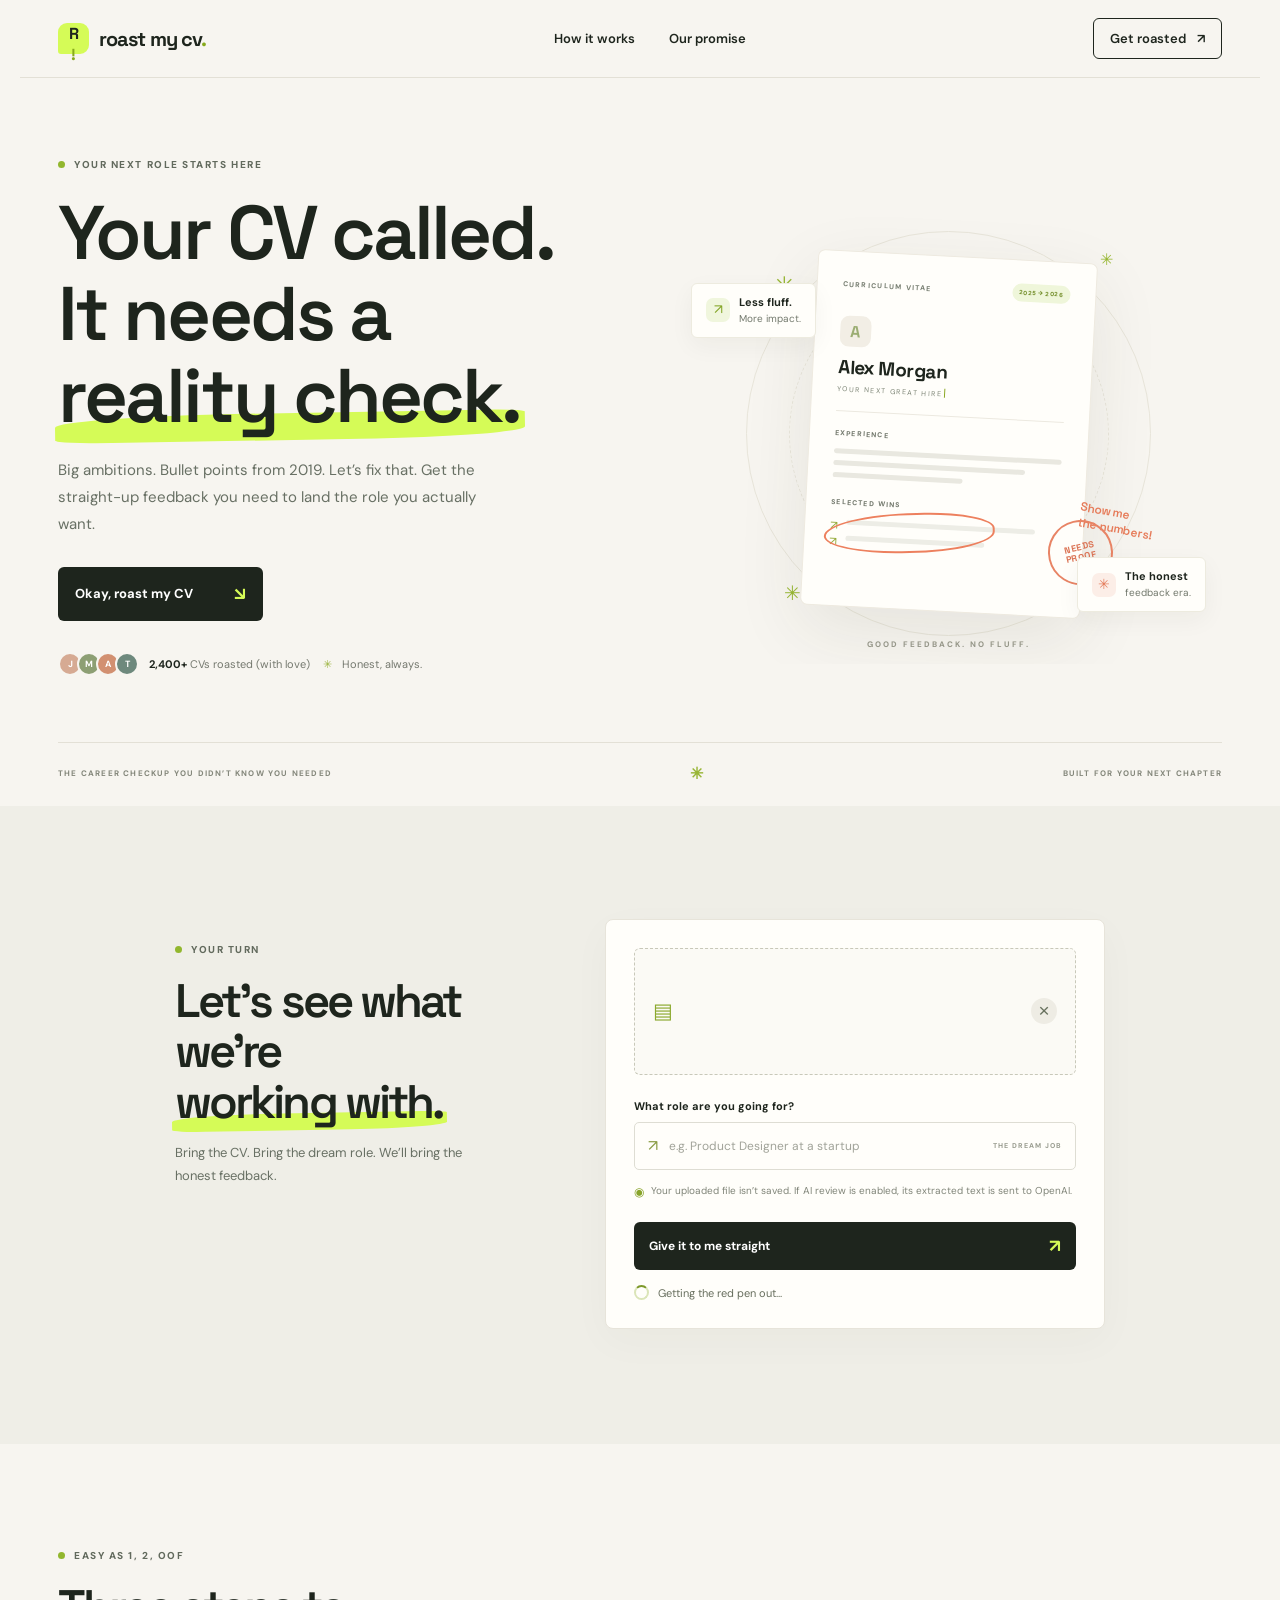
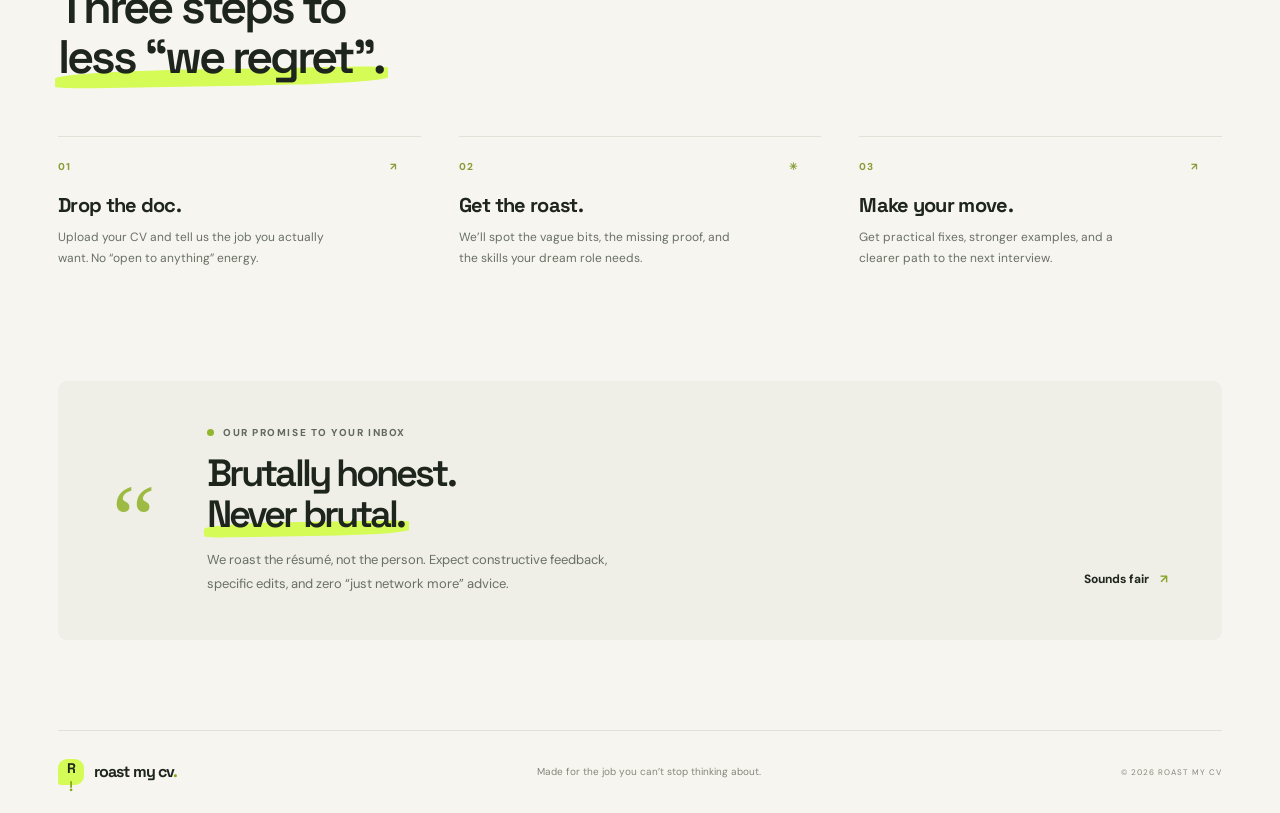
<file: index.html>
<!doctype html>
<html lang="en">
<head>
  <meta charset="utf-8" />
  <meta name="viewport" content="width=device-width, initial-scale=1" />
  <meta name="theme-color" content="#f7f5f0" />
  <meta name="description" content="Get an honest, AI-powered CV review tailored to your dream role." />
  <title>Roast My CV — Your next role starts here</title>
  <link rel="preconnect" href="https://fonts.googleapis.com">
  <link rel="preconnect" href="https://fonts.gstatic.com" crossorigin>
  <link href="https://fonts.googleapis.com/css2?family=DM+Sans:wght@400;500;600;700;800&family=Space+Grotesk:wght@400;500;600;700&display=swap" rel="stylesheet">
  <link rel="stylesheet" href="/static/styles.css" />
</head>
<body>
  <header class="topbar">
    <a class="brand" href="#top" aria-label="Roast My CV home"><span class="brand-mark">R<span>!</span></span><span>roast my cv<span class="brand-period">.</span></span></a>
    <nav class="nav-links" aria-label="Main navigation"><a href="#how-it-works">How it works</a><a href="#promise">Our promise</a></nav>
    <a class="nav-cta" href="#review">Get roasted <span aria-hidden="true">↗</span></a>
  </header>

  <main id="top">
    <section class="hero">
      <div class="hero-content">
        <div class="eyebrow"><span class="eyebrow-dot"></span> YOUR NEXT ROLE STARTS HERE</div>
        <h1>Your CV called.<br>It needs a <span class="highlight">reality check.</span></h1>
        <p class="hero-description">Big ambitions. Bullet points from 2019. Let’s fix that. Get the straight-up feedback you need to land the role you actually want.</p>
        <a class="primary-button" href="#review">Okay, roast my CV <span>↘</span></a>
        <div class="social-proof"><div class="avatar-stack"><span>J</span><span>M</span><span>A</span><span>T</span></div><span><strong>2,400+</strong> CVs roasted (with love)</span><span class="proof-divider">✳</span><span>Honest, always.</span></div>
      </div>
      <div class="hero-art" aria-label="Illustration of a CV being put through its paces">
        <div class="orbit orbit-one"></div><div class="orbit orbit-two"></div>
        <div class="sparkle sparkle-one">✳</div><div class="sparkle sparkle-two">✳</div><div class="sparkle sparkle-three">✳</div>
        <div class="floating-note note-top"><span class="note-icon">↗</span><span><strong>Less fluff.</strong><br>More impact.</span></div>
        <div class="cv-card"><div class="cv-card-head"><span class="cv-label">CURRICULUM VITAE</span><span class="cv-badge">2025 → 2026</span></div><div class="cv-avatar">A</div><div class="cv-name">Alex Morgan</div><div class="cv-role">YOUR NEXT GREAT HIRE<span class="cursor"></span></div><div class="cv-rule"></div><div class="cv-section-label">EXPERIENCE</div><div class="cv-line cv-line-long"></div><div class="cv-line cv-line-medium"></div><div class="cv-line cv-line-short"></div><div class="cv-section-label cv-section-lower">SELECTED WINS</div><div class="cv-win"><span>↗</span><span class="cv-line cv-line-win"></span></div><div class="cv-win"><span>↗</span><span class="cv-line cv-line-win cv-line-win-short"></span></div><div class="highlight-stroke"></div><div class="red-pen">Show me<br>the numbers!</div><div class="cv-stamp">NEEDS<br>PROOF</div></div>
        <div class="floating-note note-bottom"><span class="note-icon note-fire">✳</span><span><strong>The honest</strong><br>feedback era.</span></div>
        <div class="art-caption">GOOD FEEDBACK. NO FLUFF.</div>
      </div>
      <div class="hero-footer"><span>THE CAREER CHECKUP YOU DIDN’T KNOW YOU NEEDED</span><span class="footer-doodle">✳</span><span>BUILT FOR YOUR NEXT CHAPTER</span></div>
    </section>

    <section class="review-section" id="review">
      <div class="section-heading"><div class="eyebrow"><span class="eyebrow-dot"></span> YOUR TURN</div><h2>Let’s see what we’re<br><span class="highlight">working with.</span></h2><p>Bring the CV. Bring the dream role. We’ll bring the honest feedback.</p></div>
      <form id="review-form" class="review-card">
        <div class="upload-zone" id="upload-zone" tabindex="0" role="button" aria-label="Choose a PDF or DOCX CV to upload">
          <input type="file" id="cv-file" accept=".pdf,.docx,application/pdf,application/vnd.openxmlformats-officedocument.wordprocessingml.document" hidden />
          <div class="upload-icon">↑</div><div class="upload-copy"><strong>Drop your CV here, or <span>browse files</span></strong><span>PDF or DOCX · Up to 10 MB</span></div><div id="file-chip" class="file-chip" hidden><span>▤</span><span id="file-name"></span><button type="button" id="remove-file" aria-label="Remove file">×</button></div>
        </div>
        <label class="field-label" for="dream-role">What role are you going for?</label><div class="role-input-wrap"><span>↗</span><input id="dream-role" name="dream_role" type="text" required placeholder="e.g. Product Designer at a startup" maxlength="120" /><span class="optional-tag">THE DREAM JOB</span></div>
        <div class="privacy-note"><span>◉</span> Your uploaded file isn’t saved. If AI review is enabled, its extracted text is sent to OpenAI.</div>
        <button class="submit-button" id="submit-button" type="submit"><span class="submit-label">Give it to me straight</span><span class="submit-arrow">↗</span></button>
        <div class="form-error" id="form-error" role="alert" hidden></div>
        <div class="loading-state" id="loading-state" hidden><span class="loader"></span><span>Getting the red pen out<span class="loading-dots">...</span></span></div>
      </form>
    </section>

    <section class="how-section" id="how-it-works"><div class="how-intro"><div class="eyebrow"><span class="eyebrow-dot"></span> EASY AS 1, 2, OOF</div><h2>Three steps to<br><span class="highlight">less “we regret”.</span></h2></div><div class="steps"><article class="step"><div class="step-no">01 <span>↗</span></div><h3>Drop the doc.</h3><p>Upload your CV and tell us the job you actually want. No “open to anything” energy.</p></article><article class="step"><div class="step-no">02 <span>✳</span></div><h3>Get the roast.</h3><p>We’ll spot the vague bits, the missing proof, and the skills your dream role needs.</p></article><article class="step"><div class="step-no">03 <span>↗</span></div><h3>Make your move.</h3><p>Get practical fixes, stronger examples, and a clearer path to the next interview.</p></article></div></section>

    <section class="promise-section" id="promise"><div class="promise-mark">“</div><div><div class="eyebrow"><span class="eyebrow-dot"></span> OUR PROMISE TO YOUR INBOX</div><h2>Brutally honest.<br><span class="highlight">Never brutal.</span></h2><p>We roast the résumé, not the person. Expect constructive feedback, specific edits, and zero “just network more” advice.</p></div><a href="#review" class="promise-link">Sounds fair <span>↗</span></a></section>
  </main>
  <footer class="site-footer"><a class="brand" href="#top"><span class="brand-mark">R<span>!</span></span><span>roast my cv<span class="brand-period">.</span></span></a><span>Made for the job you can’t stop thinking about.</span><span>© 2026 ROAST MY CV</span></footer>
  <script src="/static/app.js" defer></script>
</body>
</html>
</file>
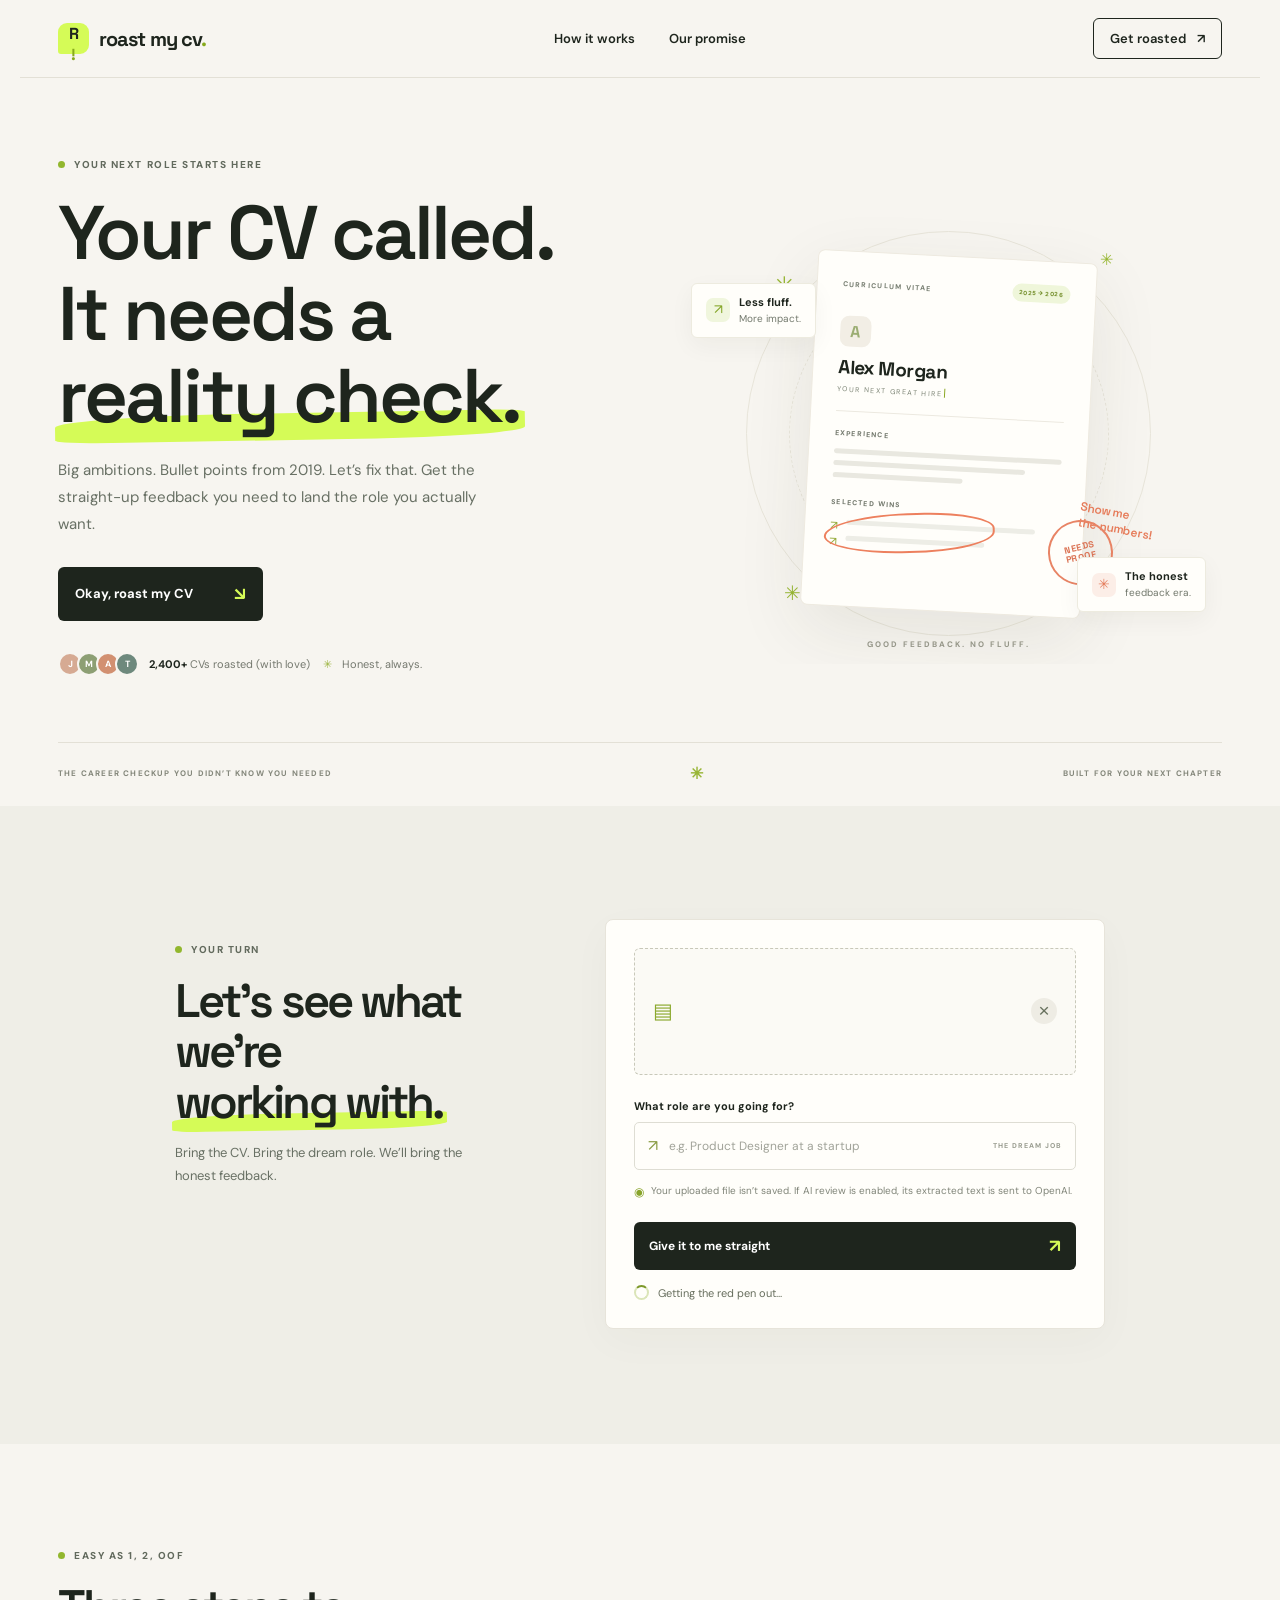
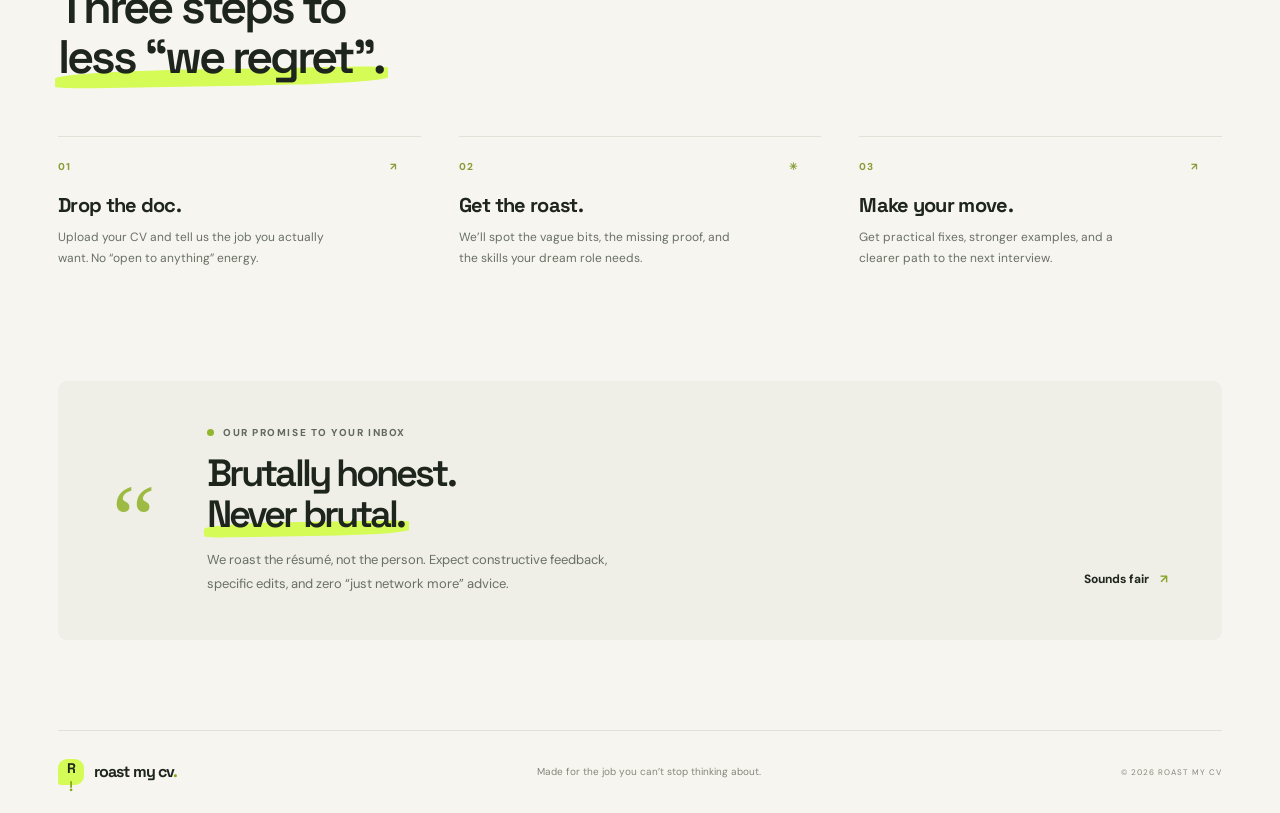
<file: results.html>
<!doctype html>
<html lang="en"><head><meta charset="utf-8"/><meta name="viewport" content="width=device-width, initial-scale=1"/><meta name="theme-color" content="#f7f5f0"/><title>Your CV review — Roast My CV</title><link rel="preconnect" href="https://fonts.googleapis.com"><link rel="preconnect" href="https://fonts.gstatic.com" crossorigin><link href="https://fonts.googleapis.com/css2?family=DM+Sans:wght@400;500;600;700;800&family=Space+Grotesk:wght@400;500;600;700&display=swap" rel="stylesheet"><link rel="stylesheet" href="/static/styles.css"/><link rel="stylesheet" href="/static/results.css"/></head>
<body><header class="topbar"><a class="brand" href="/"><span class="brand-mark">R<span>!</span></span><span>roast my cv<span class="brand-period">.</span></span></a><a class="nav-cta" href="/">Review another CV <span>↗</span></a></header><main class="results-main"><div class="results-top"><a class="back-link" href="/">← BACK TO HOME</a><span class="report-tag"><span class="eyebrow-dot"></span> YOUR HONEST REVIEW</span></div><div class="results-heading"><div class="eyebrow"><span class="eyebrow-dot"></span> YOUR CV HAS BEEN READ (WITH LOVE)</div><h1>The red pen<br>has <span class="highlight">spoken.</span></h1><p id="summary">Pulling your review together…</p></div><section class="score-card"><div class="score-ring" id="score-ring"><div class="score-inner"><strong id="score">—</strong><span>/ 100</span></div></div><div class="score-copy"><div class="eyebrow">YOUR CV SCORE</div><h2 id="score-label">Let’s make it count.</h2><p id="score-caption">Based on your experience, evidence, and fit for your dream role.</p><div class="score-scale"><span>NEEDS WORK</span><span>GETTING THERE</span><span>STANDING OUT</span></div></div></section><section class="report-section"><div class="report-title"><div class="eyebrow"><span class="eyebrow-dot"></span> THE GOOD, THE GAP, THE GLOW-UP</div><h2>Notes from<br>the <span class="highlight">red pen.</span></h2></div><div id="findings" class="findings-grid"></div></section><section class="keywords-section"><div><div class="eyebrow"><span class="eyebrow-dot"></span> WORDS THAT OPEN DOORS</div><h2>Speak their<br><span class="highlight">language.</span></h2><p id="keyword-copy">Use the right language to make your skills easier to spot.</p></div><div class="keyword-chips" id="keywords"></div></section><section class="action-panel"><div><div class="eyebrow"><span class="eyebrow-dot"></span> YOUR NEXT MOVE</div><h2>A better CV.<br><span class="highlight">A better shot.</span></h2><p>Take the feedback, update those bullet points, and give that dream role another look.</p></div><a class="primary-button" href="/">Roast another CV <span>↗</span></a></section><div class="report-footnote" id="source-note"></div></main><footer class="site-footer"><a class="brand" href="/"><span class="brand-mark">R<span>!</span></span><span>roast my cv<span class="brand-period">.</span></span></a><span>Brutally honest. Never brutal.</span><span>© 2026 ROAST MY CV</span></footer><script src="/static/results.js" defer></script></body></html>
</file>
<file: static/styles.css>
:root{--ink:#1e251d;--muted:#687064;--paper:#f7f5f0;--cream:#eeece4;--lime:#d5fb57;--lime-dark:#c8ed48;--border:#e3e0d6;--orange:#f0724d;--serif:"Space Grotesk",sans-serif;--sans:"DM Sans",sans-serif}*{box-sizing:border-box}html{scroll-behavior:smooth}body{margin:0;color:var(--ink);font-family:var(--sans);background:var(--paper);-webkit-font-smoothing:antialiased}.topbar{height:78px;max-width:1240px;padding:0 38px;margin:auto;display:flex;align-items:center;justify-content:space-between;border-bottom:1px solid var(--border)}.brand{display:flex;align-items:center;gap:10px;color:var(--ink);text-decoration:none;font-family:var(--serif);font-size:20px;font-weight:700;letter-spacing:-.9px}.brand-mark{height:31px;width:31px;border-radius:9px 9px 9px 3px;background:var(--lime);display:grid;place-items:center;font-size:16px}.brand-mark span,.brand-period{color:#86a91b}.nav-links{display:flex;gap:34px}.nav-links a,.nav-cta{font-size:13px;font-weight:600;color:var(--ink);text-decoration:none}.nav-links a:hover,.promise-link:hover{color:#7b9c15}.nav-cta{border:1px solid var(--ink);border-radius:6px;padding:11px 16px}.nav-cta span{padding-left:8px}.hero{max-width:1240px;margin:0 auto;padding:80px 38px 0;display:grid;grid-template-columns:1fr 1fr;column-gap:70px;align-items:center}.hero-content{padding:0 0 34px}.eyebrow{display:flex;align-items:center;gap:9px;font-size:10px;font-weight:800;letter-spacing:1.55px;color:#626a5d}.eyebrow-dot{width:7px;height:7px;border-radius:50%;background:#92b72e}h1,h2,h3,p{margin-top:0}h1,h2{font-family:var(--serif);letter-spacing:-2.9px;font-weight:600;line-height:1.07}h1{margin:21px 0;font-size:clamp(48px,6.15vw,76px)}.highlight{position:relative;z-index:0;white-space:nowrap}.highlight::after{content:"";position:absolute;z-index:-1;left:-3px;right:-5px;height:.36em;background:var(--lime);bottom:.04em;transform:rotate(-1deg);border-radius:40% 9% 35% 12%}.hero-description{max-width:440px;color:var(--muted);font-size:15px;line-height:1.8;margin:0 0 29px}.primary-button,.submit-button{background:var(--ink);color:white;text-decoration:none;border:0;border-radius:6px;font-family:var(--sans);font-weight:700;display:flex;align-items:center;justify-content:space-between;cursor:pointer}.primary-button{width:205px;padding:15px 17px;font-size:13px;transition:background .2s,transform .2s}.primary-button:hover,.submit-button:hover{background:#34402d;transform:translateY(-1px)}.primary-button span{color:var(--lime);font-size:18px}.social-proof{display:flex;align-items:center;gap:10px;margin-top:31px;font-size:11px;color:#75796f}.social-proof strong{color:var(--ink)}.avatar-stack{display:flex;padding-left:5px}.avatar-stack span{width:24px;height:24px;border:2px solid var(--paper);border-radius:50%;margin-left:-5px;display:grid;place-items:center;background:#d6aa93;font-size:9px;color:white;font-weight:700}.avatar-stack span:nth-child(2){background:#8d9f74}.avatar-stack span:nth-child(3){background:#d29071}.avatar-stack span:nth-child(4){background:#6e897d}.proof-divider{margin-left:3px;color:#9bb43e}.hero-art{height:460px;position:relative;display:grid;place-items:center;overflow:hidden}.orbit{position:absolute;border:1px solid #e8e5da;border-radius:50%}.orbit-one{height:405px;width:405px}.orbit-two{height:320px;width:320px;border-style:dashed}.cv-card{position:relative;width:280px;height:356px;padding:23px 25px;background:#fffefa;border:1px solid #eeeae0;border-radius:7px;box-shadow:0 22px 70px #35371c17;transform:rotate(3deg);z-index:1}.cv-card-head{display:flex;justify-content:space-between;align-items:center}.cv-label,.cv-badge{font-size:7px;letter-spacing:1.3px;font-weight:800;color:#777e71}.cv-badge{color:#718c27;background:#eff6da;border-radius:10px;padding:5px 7px;font-size:6px;letter-spacing:.5px}.cv-avatar{height:31px;width:31px;background:#f2eee5;border-radius:9px;margin-top:23px;display:grid;place-items:center;font-weight:700;font-family:var(--serif);font-size:16px;color:#9bad73}.cv-name{font-family:var(--serif);font-size:19px;font-weight:700;letter-spacing:-.5px;margin-top:8px}.cv-role{font-size:7px;letter-spacing:1.4px;color:#7d8576;margin-top:4px}.cursor{display:inline-block;width:1px;height:9px;background:#8da927;margin-left:2px;vertical-align:-1px}.cv-rule{height:1px;background:#ece9e0;margin:17px 0}.cv-section-label{font-size:7px;font-weight:800;letter-spacing:1.2px;color:#73796d;margin-bottom:11px}.cv-line{height:5px;border-radius:10px;background:#e9e8e0;margin-bottom:7px}.cv-line-long{width:100%}.cv-line-medium{width:84%}.cv-line-short{width:57%}.cv-section-lower{margin-top:20px}.cv-win{display:flex;align-items:center;gap:8px;color:#94aa39;font-size:12px}.cv-line-win{height:5px;width:83%;background:#edede6}.cv-line-win-short{width:61%}.highlight-stroke{position:absolute;top:258px;left:19px;width:171px;height:40px;border:2px solid #ed805e;border-radius:60% 45% 55% 50%;transform:rotate(-4deg)}.red-pen{position:absolute;right:-70px;top:239px;color:#e67b59;font-family:var(--serif);font-weight:600;font-size:12px;line-height:1.35;transform:rotate(7deg)}.cv-stamp{position:absolute;right:-31px;bottom:33px;display:grid;place-items:center;width:65px;height:65px;border:2px solid #e88465;border-radius:50%;transform:rotate(-16deg);color:#db7354;font-family:var(--serif);text-align:center;line-height:1.1;font-size:9px;font-weight:700;letter-spacing:.7px}.sparkle{position:absolute;color:#98b832}.sparkle-one{top:65px;left:18%;font-size:27px}.sparkle-two{top:45px;right:20%;font-size:16px}.sparkle-three{bottom:58px;left:20%;font-size:20px}.floating-note{position:absolute;z-index:2;display:flex;align-items:center;gap:9px;padding:10px 14px;background:#fffefa;border:1px solid #edebdf;box-shadow:0 8px 25px #2830180c;border-radius:6px;font-size:10px;line-height:1.55;color:#73796d;animation:float 4s ease-in-out infinite}.floating-note strong{color:var(--ink);font-size:11px}.note-icon{display:grid;place-items:center;width:24px;height:24px;border-radius:7px;background:#f0f6dd;color:#83a526;font-size:14px}.note-top{top:79px;left:3%}.note-bottom{bottom:52px;right:3%;animation-delay:-2s}.note-fire{background:#fceee7;color:#e47c5b}.art-caption{position:absolute;bottom:15px;left:50%;transform:translateX(-50%);font-size:8px;font-weight:800;letter-spacing:2px;color:#9a9b8d;white-space:nowrap}.hero-footer{grid-column:1/-1;border-top:1px solid var(--border);margin-top:32px;padding:20px 0 22px;display:flex;align-items:center;justify-content:space-between;font-size:8px;font-weight:800;letter-spacing:1.2px;color:#85887c}.footer-doodle{color:#99b637;font-size:16px}.review-section{padding:113px 24px 115px;background:#efeee7;display:flex;align-items:flex-start;justify-content:center;gap:80px}.section-heading{padding-top:24px;width:350px}.section-heading h2,.how-intro h2,.promise-section h2{font-size:47px;margin:20px 0 14px}.section-heading p,.promise-section p{font-size:13px;line-height:1.8;color:var(--muted);max-width:320px}.review-card{width:min(100%,500px);padding:28px;background:#fffefa;border:1px solid #e7e4da;border-radius:8px;box-shadow:0 12px 40px #30332108}.upload-zone{min-height:127px;border:1px dashed #c8c8b9;border-radius:6px;background:#fbfaf5;display:flex;align-items:center;justify-content:center;gap:15px;position:relative;cursor:pointer;transition:border-color .2s,background .2s}.upload-zone:hover,.upload-zone.dragging{border-color:#8fa72d;background:#f6f9e9}.upload-icon{height:37px;width:37px;border-radius:9px;background:#eef4dc;display:grid;place-items:center;color:#84a022;font-size:21px}.upload-copy{display:flex;flex-direction:column;gap:6px;font-size:12px}.upload-copy strong{font-weight:700}.upload-copy strong span{color:#789619;text-decoration:underline;text-underline-offset:3px}.upload-copy>span{font-size:10px;color:#868a7e}.file-chip{position:absolute;inset:10px;background:#fbfaf5;display:flex;align-items:center;gap:10px;padding:0 8px;font-size:12px;overflow:hidden}.file-chip>span:first-child{font-size:21px;color:#8ba82d}.file-chip #file-name{white-space:nowrap;text-overflow:ellipsis;overflow:hidden;flex:1}.file-chip button{border:0;background:#eeece4;width:26px;height:26px;border-radius:50%;font-size:19px;cursor:pointer;color:#66705d}.field-label{display:block;margin:24px 0 9px;font-size:11px;font-weight:700}.role-input-wrap{height:48px;border:1px solid #deddd3;display:flex;align-items:center;padding:0 13px;border-radius:5px;gap:9px}.role-input-wrap:focus-within{border-color:#9cb43c;box-shadow:0 0 0 3px #d5fb5735}.role-input-wrap>span:first-child{color:#899c43}.role-input-wrap input{flex:1;min-width:0;border:0;outline:none;background:transparent;font-family:var(--sans);font-size:12px;color:var(--ink)}.role-input-wrap input::placeholder{color:#a1a399}.optional-tag{font-size:7px;letter-spacing:1px;font-weight:800;color:#9b9e91;white-space:nowrap}.privacy-note{margin:13px 0 20px;font-size:10px;color:#808579;display:flex;gap:7px;align-items:center}.privacy-note span{color:#88a42a;font-size:12px}.submit-button{width:100%;min-height:48px;padding:0 15px;font-size:12px}.submit-arrow{color:var(--lime);font-size:18px}.form-error{margin-top:13px;color:#a23e31;font-size:11px;line-height:1.5}.loading-state{margin-top:15px;display:flex;align-items:center;gap:9px;font-size:11px;color:#676e5d}.loader{width:15px;height:15px;border:2px solid #dbe5b8;border-top-color:#7d992a;border-radius:50%;animation:spin .7s linear infinite}.loading-dots{animation:pulse 1.2s infinite}.how-section{max-width:1164px;margin:auto;padding:105px 0 111px}.how-intro h2{margin-bottom:0}.steps{display:grid;grid-template-columns:repeat(3,1fr);gap:38px;margin-top:53px}.step{padding:23px 23px 0 0;border-top:1px solid var(--border)}.step-no{display:flex;justify-content:space-between;color:#879d38;font-size:10px;letter-spacing:1px;font-weight:800}.step h3{font-family:var(--serif);font-size:20px;letter-spacing:-.7px;margin:19px 0 9px}.step p{font-size:12px;color:var(--muted);line-height:1.8;max-width:280px;margin:0}.promise-section{max-width:1164px;margin:0 auto 90px;background:#efeee7;border-radius:9px;padding:45px 54px;display:grid;grid-template-columns:80px 1fr auto;align-items:center;gap:15px}.promise-mark{font-family:Georgia,serif;font-size:98px;height:80px;line-height:1;color:#9dbb42}.promise-section h2{font-size:38px;margin:14px 0}.promise-section p{margin:0;max-width:425px}.promise-link{align-self:end;margin-bottom:8px;color:var(--ink);text-decoration:none;font-size:12px;font-weight:700;white-space:nowrap}.promise-link span{color:#8aa52e;padding-left:8px}.site-footer{max-width:1164px;min-height:83px;border-top:1px solid var(--border);margin:auto;display:flex;justify-content:space-between;align-items:center}.site-footer .brand{font-size:16px}.site-footer .brand-mark{height:26px;width:26px;font-size:14px}.site-footer>span{font-size:10px;color:#83877a}.site-footer>span:last-child{font-size:8px;letter-spacing:1px}@keyframes float{0%,100%{transform:translateY(0)}50%{transform:translateY(-7px)}}@keyframes spin{to{transform:rotate(360deg)}}@keyframes pulse{0%,100%{opacity:.3}50%{opacity:1}}@media(max-width:850px){.hero{padding-top:55px;column-gap:18px}.hero-art{transform:scale(.87);transform-origin:center}.social-proof{flex-wrap:wrap}.review-section{gap:35px}.how-section,.promise-section,.site-footer{margin-left:28px;margin-right:28px}.promise-section{padding:35px;grid-template-columns:55px 1fr auto}.promise-mark{font-size:75px}}@media(max-width:650px){.topbar{height:65px;padding:0 20px}.brand{font-size:17px}.brand-mark{height:28px;width:28px}.nav-links{display:none}.nav-cta{padding:9px 11px;font-size:11px}.hero{padding:61px 22px 0;grid-template-columns:1fr;row-gap:0}.hero-content{padding-bottom:0}h1{font-size:56px;letter-spacing:-2.4px}.hero-description{font-size:14px;max-width:380px}.hero-art{height:390px;transform:scale(.91);margin-top:5px}.orbit-one{height:350px;width:350px}.orbit-two{height:275px;width:275px}.cv-card{transform:scale(.92) rotate(3deg)}.note-top{left:0;top:52px}.note-bottom{right:0;bottom:43px}.hero-footer{margin-top:8px;font-size:7px;letter-spacing:.6px}.review-section{padding:76px 20px;display:block}.section-heading{width:auto;padding:0;margin-bottom:31px}.section-heading h2,.how-intro h2{font-size:41px}.review-card{padding:18px}.upload-zone{min-height:110px}.upload-copy{font-size:11px}.optional-tag{display:none}.how-section{margin:0;padding:76px 22px 82px}.steps{grid-template-columns:1fr;gap:25px;margin-top:35px}.step{padding:19px 5px 0 0}.step h3{margin-top:13px}.step p{max-width:400px}.promise-section{margin:0 20px 55px;padding:29px 23px;grid-template-columns:39px 1fr;gap:10px;align-items:start}.promise-mark{font-size:66px;height:55px}.promise-section h2{font-size:33px}.promise-section p{font-size:12px}.promise-link{grid-column:2;margin-top:11px;justify-self:start}.site-footer{margin:0 20px;min-height:93px;display:grid;grid-template-columns:1fr 1fr;gap:8px;padding:16px 0}.site-footer>span:nth-child(2){grid-row:2;grid-column:1/-1;font-size:9px}.site-footer>span:last-child{justify-self:end;font-size:7px}.social-proof{gap:7px;font-size:10px}}@media(prefers-reduced-motion:reduce){*,*::before,*::after{scroll-behavior:auto!important;animation-duration:.01ms!important;animation-iteration-count:1!important;transition-duration:.01ms!important}}
.privacy-note{align-items:flex-start;line-height:1.6}.privacy-note span{flex:0 0 auto}
</file>
<file: static/results.css>
.results-main{max-width:1164px;margin:auto;padding:36px 0 85px}.results-top{display:flex;justify-content:space-between;align-items:center}.back-link{font-size:9px;letter-spacing:1px;font-weight:800;text-decoration:none;color:#72786b}.report-tag{display:flex;align-items:center;gap:8px;border:1px solid #e3e0d6;background:#fbfaf6;border-radius:30px;padding:8px 12px;font-size:8px;letter-spacing:1px;font-weight:800}.report-tag .eyebrow-dot{width:6px;height:6px}.results-heading{text-align:center;padding:64px 0 35px}.results-heading .eyebrow{justify-content:center}.results-heading h1{font-size:55px;margin:18px 0 14px}.results-heading p{max-width:490px;margin:auto;color:#6e7569;font-size:13px;line-height:1.8}.score-card{max-width:740px;margin:0 auto;background:#fffefa;border:1px solid #e7e4da;border-radius:9px;padding:29px 43px;display:flex;align-items:center;gap:34px;box-shadow:0 12px 40px #30332108}.score-ring{width:118px;height:118px;flex:0 0 auto;border-radius:50%;display:grid;place-items:center;background:conic-gradient(#a7c642 0deg,#a7c642 280deg,#ecebe3 280deg 360deg);position:relative}.score-inner{width:96px;height:96px;border-radius:50%;background:#fffefa;display:flex;flex-direction:column;justify-content:center;align-items:center}.score-inner strong{font-family:var(--serif);font-size:37px;letter-spacing:-2px;line-height:1}.score-inner span{font-size:9px;color:#7c8277;margin-top:3px}.score-copy{flex:1}.score-copy h2{font-family:var(--serif);font-size:25px;letter-spacing:-1px;margin:7px 0}.score-copy p{font-size:11px;color:#757b70;margin:0 0 19px;line-height:1.6}.score-scale{display:flex;justify-content:space-between;font-size:7px;letter-spacing:.6px;color:#92968a;font-weight:800}.report-section{padding:86px 0}.report-title h2,.keywords-section h2,.action-panel h2{font-family:var(--serif);font-weight:600;letter-spacing:-2px;font-size:41px;line-height:1.07;margin:18px 0 0}.findings-grid{display:grid;grid-template-columns:repeat(3,1fr);gap:18px;margin-top:33px}.finding-card{padding:23px 20px;border:1px solid #e5e2d8;background:#fffefa;border-radius:7px;min-height:190px}.finding-card .finding-icon{height:29px;width:29px;border-radius:8px;display:grid;place-items:center;margin-bottom:21px;background:#eef4dc;color:#7f9e22;font-size:14px}.finding-card.fix .finding-icon{background:#f9ece5;color:#db7955}.finding-card h3{font-family:var(--serif);font-size:16px;letter-spacing:-.4px;margin:0 0 10px}.finding-card p{font-size:11px;color:#747a6f;line-height:1.8;margin:0}.keywords-section{border-top:1px solid var(--border);border-bottom:1px solid var(--border);padding:51px 0;display:grid;grid-template-columns:1fr 1fr;gap:60px;align-items:center}.keywords-section h2{font-size:34px}.keywords-section p{font-size:11px;color:#757b70;line-height:1.7;margin:13px 0 0}.keyword-chips{display:flex;gap:9px;flex-wrap:wrap}.keyword-chip{padding:10px 13px;border-radius:30px;background:#eff3e3;border:1px solid #e2eacb;color:#53652a;font-size:10px;font-weight:700}.action-panel{margin-top:63px;border-radius:8px;background:#efeee7;padding:35px 40px;display:flex;justify-content:space-between;align-items:center}.action-panel h2{font-size:34px;margin:12px 0}.action-panel p{font-size:11px;color:#747a6f;margin:0;line-height:1.7}.action-panel .primary-button{width:165px;font-size:11px}.report-footnote{text-align:center;font-size:9px;color:#8a8e82;margin-top:24px}.results-main+.site-footer{margin-top:0}@media(max-width:1240px){.results-main{margin-left:38px;margin-right:38px}.results-main+.site-footer{margin-left:38px;margin-right:38px}}@media(max-width:700px){.results-main{margin:0 20px;padding:24px 0 65px}.results-main+.site-footer{margin:0 20px}.results-heading{padding:53px 0 28px}.results-heading h1{font-size:47px}.score-card{padding:22px;gap:20px}.score-ring{width:92px;height:92px}.score-inner{width:74px;height:74px}.score-inner strong{font-size:30px}.score-copy h2{font-size:21px}.score-copy p{font-size:10px;margin-bottom:12px}.score-scale{font-size:6px}.report-section{padding:65px 0}.report-title h2{font-size:36px}.findings-grid{grid-template-columns:1fr;gap:11px;margin-top:25px}.finding-card{min-height:auto;padding:18px}.finding-card .finding-icon{margin-bottom:13px}.keywords-section{padding:37px 0;grid-template-columns:1fr;gap:24px}.keyword-chips{gap:7px}.keyword-chip{font-size:9px;padding:9px 11px}.action-panel{padding:27px 23px;display:block;margin-top:40px}.action-panel h2{font-size:30px}.action-panel .primary-button{margin-top:20px}.results-top .report-tag{font-size:7px}.back-link{font-size:8px}}@media(prefers-reduced-motion:reduce){.score-ring{transition:none}}
.finding-card:has(.suggestion-list){min-height:0}.suggestion-title{font-size:8px;letter-spacing:1px;color:#838a78;margin:18px 0 8px;font-weight:800}.suggestion-list{margin:0;padding-left:15px;color:#56604e;font-size:10px;line-height:1.7}.suggestion-list li+li{margin-top:5px}.bullet-example{margin-top:15px;padding:12px;background:#f2f4e9;border-left:2px solid #a7c642;border-radius:0 5px 5px 0}.bullet-example>span{font-size:7px;letter-spacing:1px;font-weight:800;color:#71852d}.finding-card .bullet-example p{margin-top:6px;color:#414a37;font-size:10px;line-height:1.65;font-style:italic}
</file>
